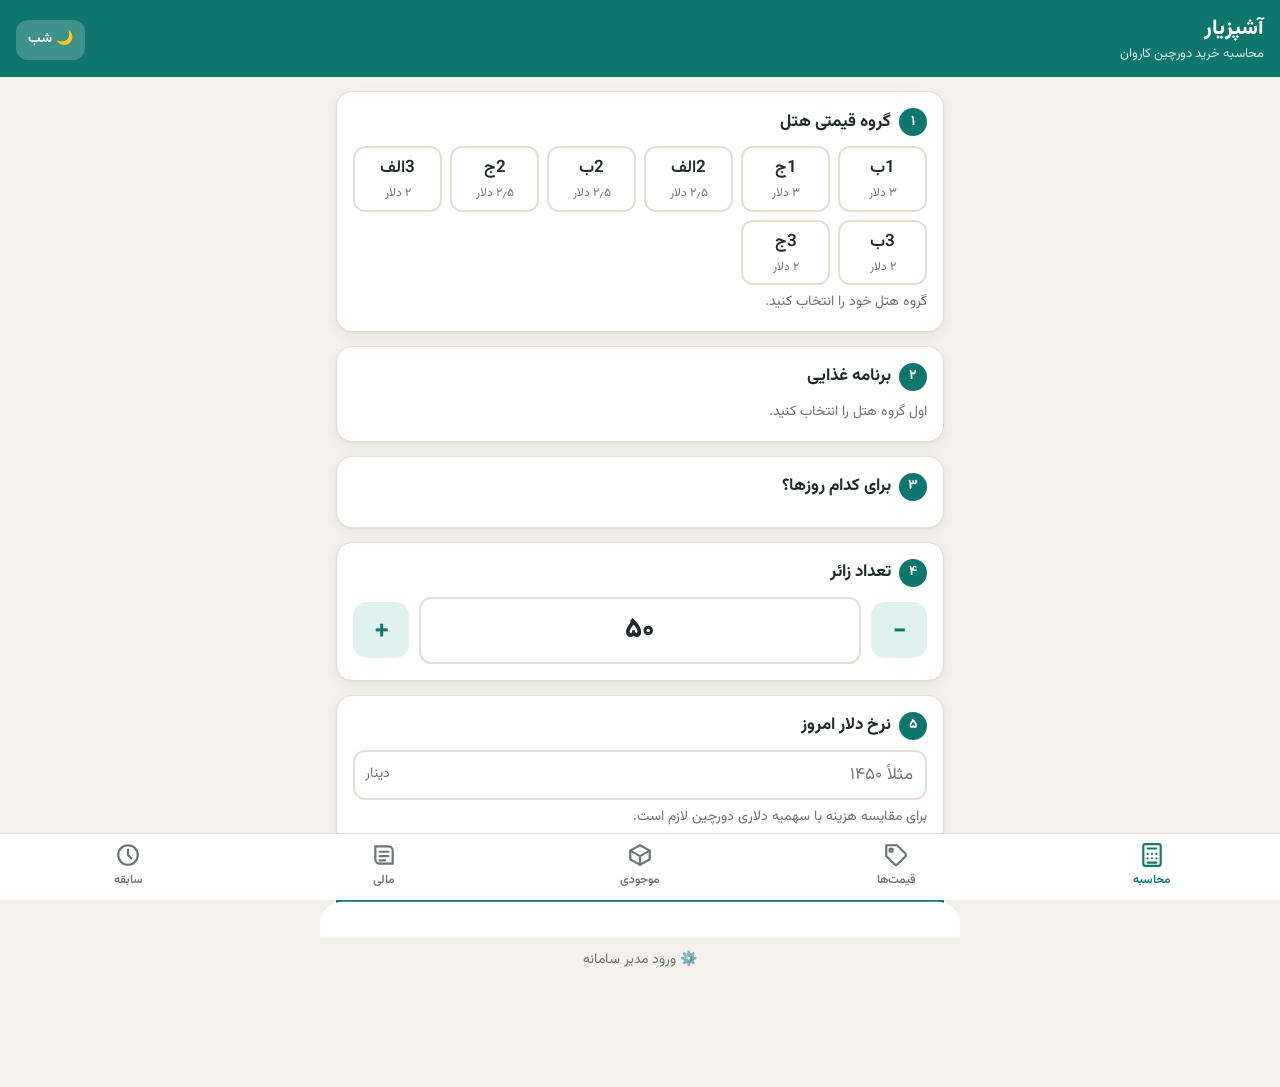
<file: index.html>
<!doctype html>
<html lang="fa" dir="rtl">
<head>
  <meta charset="utf-8">
  <meta name="viewport" content="width=device-width, initial-scale=1, viewport-fit=cover">
  <title>آشپزیار</title>
  <meta name="description" content="محاسبه خرید دورچین کاروان‌های عتبات عالیات">
  <meta name="theme-color" content="#0f766e">
  <script>try { if (JSON.parse(localStorage.getItem('ash.theme')) === 'dark') document.documentElement.dataset.theme = 'dark'; } catch (e) {}</script>
  <link rel="manifest" href="manifest.webmanifest">
  <link rel="icon" href="icons/icon-192.png">
  <link rel="apple-touch-icon" href="icons/icon-192.png">
  <meta name="apple-mobile-web-app-capable" content="yes">
  <meta name="apple-mobile-web-app-title" content="آشپزیار">
  <link rel="preload" href="fonts/Vazirmatn.woff2" as="font" type="font/woff2" crossorigin>
  <link rel="stylesheet" href="css/style.css">
</head>
<body>
  <header class="topbar" id="topbar">
    <button class="back" id="backBtn" aria-label="بازگشت">→</button>
    <div>
      <h1 id="title">آشپزیار</h1>
      <div class="sub" id="subtitle">محاسبه خرید دورچین کاروان</div>
    </div>
    <button class="theme-btn" id="themeBtn" type="button"></button>
  </header>

  <main>
    <div class="install" id="installBar">
      <span id="installText">برنامه را روی گوشی نصب کنید تا بدون اینترنت هم کار کند.</span>
      <button class="btn small" id="installBtn">نصب</button>
    </div>

    <!-- CALC -->
    <section class="screen on" id="scr-calc">
      <div class="card">
        <h2><span class="step">۱</span> گروه قیمتی هتل</h2>
        <div class="chips" id="groupChips"></div>
        <p class="hint" id="groupHint"></p>
      </div>

      <div class="card">
        <h2><span class="step">۲</span> برنامه غذایی</h2>
        <div id="planList"></div>
        <button class="link" id="viewMenuBtn">👁 دیدن منوی کامل این برنامه</button>
      </div>

      <div class="card">
        <h2><span class="step">۳</span> برای کدام روزها؟</h2>
        <div class="chips" id="dayChips"></div>
        <button class="link" id="allDaysBtn">انتخاب همه روزها</button>
      </div>

      <div class="card">
        <h2><span class="step">۴</span> تعداد زائر</h2>
        <div class="stepper">
          <button id="pMinus" aria-label="کم کردن">−</button>
          <input id="pilgrims" inputmode="numeric" value="۵۰">
          <button id="pPlus" aria-label="اضافه کردن">+</button>
        </div>
      </div>

      <div class="card">
        <h2><span class="step">۵</span> نرخ دلار امروز</h2>
        <label class="suffix"><input id="rate" inputmode="decimal" placeholder="مثلاً ۱۴۵۰"><em>دینار</em></label>
        <p class="hint">برای مقایسه هزینه با سهمیه دلاری دورچین لازم است.</p>
      </div>

      <button class="btn" id="calcBtn">🧮 محاسبه کن</button>
      <a class="admin-link no-print" href="admin.html">⚙️ ورود مدیر سامانه</a>
    </section>

    <!-- RESULT -->
    <section class="screen" id="scr-result"></section>

    <!-- MENU VIEW -->
    <section class="screen" id="scr-menu"></section>

    <!-- PRICES -->
    <section class="screen" id="scr-prices">
      <div class="banner info">قیمت‌هایی که علامت <b>✔ قیمت مصوب دفتر نمایندگی</b> دارند را دفتر نمایندگی ثبت کرده است. اگر خودتان قیمت دیگری خریدید، روی کالا بزنید و «ثبت قیمت خودم» را بزنید؛ قیمت را همان‌طور که <b>عمده</b> می‌خرید وارد کنید (مثلاً باکس ۳۰ عددی).</div>
      <div class="toggle" id="priceScope">
        <button data-s="plan" class="on">اقلام برنامه من</button>
        <button data-s="all">همه اقلام</button>
      </div>
      <button class="btn ghost" id="printPrices" style="display:none;margin-bottom:12px">🖨 چاپ فهرست همه اقلام و قیمت‌ها</button>
      <input class="search" id="priceSearch" placeholder="🔍 جستجوی قلم…">
      <div id="priceList"></div>
    </section>

    <!-- STOCK -->
    <section class="screen" id="scr-stock"></section>

    <!-- LEDGER -->
    <section class="screen" id="scr-ledger"></section>

    <!-- HISTORY -->
    <section class="screen" id="scr-history">
      <div id="historyList"></div>
      <div class="card no-print" style="margin-top:16px">
        <h2>پشتیبان‌گیری</h2>
        <p class="hint" style="margin-bottom:10px">همه اطلاعات (قیمت‌ها، موجودی و سابقه) فقط روی همین گوشی است. برای انتقال به گوشی دیگر یا جلوگیری از پاک شدن، فایل پشتیبان بگیرید.</p>
        <div class="btn-row">
          <button class="btn ghost" id="backupBtn">📤 گرفتن فایل پشتیبان</button>
          <button class="btn ghost" id="restoreBtn">📥 بازگردانی</button>
        </div>
        <input type="file" id="restoreFile" accept="application/json,.json" hidden>
      </div>
    </section>
  </main>

  <nav class="tabs" id="tabs">
    <button data-tab="calc" class="on">
      <svg viewBox="0 0 24 24" fill="none" stroke="currentColor" stroke-width="2" stroke-linecap="round"><rect x="4" y="2" width="16" height="20" rx="2"/><path d="M8 6h8M8 11h.01M12 11h.01M16 11h.01M8 15h.01M12 15h.01M16 15h.01M8 19h8"/></svg>
      محاسبه
    </button>
    <button data-tab="prices">
      <svg viewBox="0 0 24 24" fill="none" stroke="currentColor" stroke-width="2" stroke-linecap="round"><path d="M20.6 13.4 13.4 20.6a2 2 0 0 1-2.8 0L3 13V3h10l7.6 7.6a2 2 0 0 1 0 2.8z"/><circle cx="7.5" cy="7.5" r="1.5"/></svg>
      قیمت‌ها
    </button>
    <button data-tab="stock">
      <svg viewBox="0 0 24 24" fill="none" stroke="currentColor" stroke-width="2" stroke-linecap="round"><path d="M21 8 12 3 3 8v8l9 5 9-5z"/><path d="M3 8l9 5 9-5M12 13v8"/></svg>
      موجودی
    </button>
    <button data-tab="ledger">
      <svg viewBox="0 0 24 24" fill="none" stroke="currentColor" stroke-width="2" stroke-linecap="round"><path d="M4 4h12a4 4 0 0 1 4 4v12H8a4 4 0 0 1-4-4z"/><path d="M8 9h8M8 13h8M8 17h5"/></svg>
      مالی
    </button>
    <button data-tab="history">
      <svg viewBox="0 0 24 24" fill="none" stroke="currentColor" stroke-width="2" stroke-linecap="round"><circle cx="12" cy="12" r="9"/><path d="M12 7v5l3 3"/></svg>
      سابقه
    </button>
  </nav>

  <div id="printArea"></div>
  <div class="sheet-bg" id="sheetBg"></div>
  <div class="sheet" id="sheet"></div>
  <div class="toast" id="toast"></div>

  <script src="data/menus.js"></script>
  <script src="js/core.js"></script>
  <script src="js/app.js"></script>
  <script src="js/ledger.js"></script>
  <script src="js/stock.js"></script>
</body>
</html>
</file>
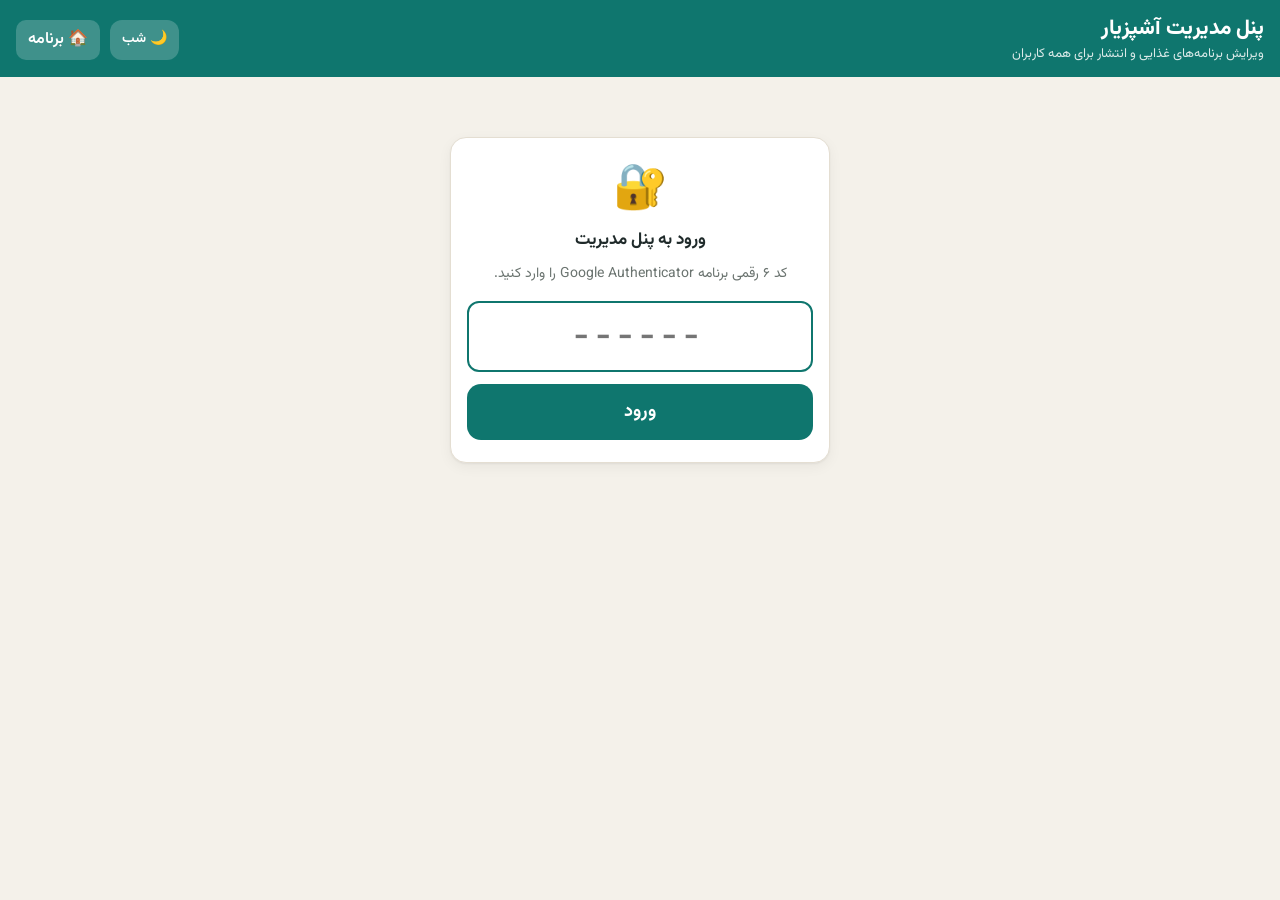
<file: admin.html>
<!doctype html>
<html lang="fa" dir="rtl">
<head>
  <meta charset="utf-8">
  <meta name="viewport" content="width=device-width, initial-scale=1, viewport-fit=cover">
  <title>مدیریت آشپزیار</title>
  <meta name="robots" content="noindex">
  <meta name="theme-color" content="#0f766e">
  <script>try { if (JSON.parse(localStorage.getItem('ash.theme')) === 'dark') document.documentElement.dataset.theme = 'dark'; } catch (e) {}</script>
  <link rel="icon" href="icons/icon-192.png">
  <link rel="preload" href="fonts/Vazirmatn.woff2" as="font" type="font/woff2" crossorigin>
  <link rel="stylesheet" href="css/style.css">
  <style>
    body { padding-bottom: 40px; font-size: 16px; }
    main { max-width: 900px; }
    .atabs { display: flex; gap: 6px; overflow-x: auto; padding: 10px 16px; background: var(--card); border-bottom: 1px solid var(--line); position: sticky; top: 68px; z-index: 9; }
    .atabs button { border: 0; background: var(--bg); border-radius: 10px; padding: 8px 14px; cursor: pointer; font-weight: 600; white-space: nowrap; min-height: 42px; }
    .atabs button.on { background: var(--brand); color: var(--brand-ink); }
    body.locked .atabs, body.locked main, body.locked #lockBtn { display: none !important; }
    .ascreen { display: none; }
    .ascreen.on { display: block; }
    .grid2 { display: grid; grid-template-columns: 1fr 1fr; gap: 10px; }
    @media (max-width: 560px) { .grid2 { grid-template-columns: 1fr; } }
    .toolbar { display: flex; gap: 8px; flex-wrap: wrap; align-items: center; margin-bottom: 12px; }
    .toolbar select { flex: 1; min-width: 200px; }
    .toolbar .btn { width: auto; min-height: 46px; font-size: 15px; }
    .erow { display: grid; grid-template-columns: 1fr 90px 80px 40px; gap: 6px; align-items: center; margin-bottom: 6px; }
    .erow input, .erow select { min-height: 42px; padding: 4px 8px; font-size: 15px; }
    .erow .u { font-size: 12px; color: var(--muted); text-align: center; }
    .ehead { display: grid; grid-template-columns: 1fr 90px 80px 40px; gap: 6px; font-size: 12px; color: var(--muted); padding: 0 4px; }
    .x { border: 0; background: var(--bad-soft); color: var(--bad); border-radius: 10px; height: 42px; cursor: pointer; font-size: 18px; }
    .mealbox { border: 1px solid var(--line); border-radius: 12px; padding: 10px; margin-top: 10px; }
    .mealbox > label { display: flex; gap: 8px; align-items: center; margin-bottom: 8px; font-weight: 700; }
    .mealbox > label input { flex: 1; min-height: 42px; }
    .dayhead { display: flex; gap: 8px; align-items: center; flex-wrap: wrap; }
    .dayhead input[type=text] { flex: 1; min-width: 140px; font-weight: 700; }
    .mini { border: 0; background: var(--brand-soft); color: var(--brand); border-radius: 10px; min-height: 40px; padding: 0 12px; cursor: pointer; font-weight: 600; }
    .mini.red { background: var(--bad-soft); color: var(--bad); }
    .irow { display: grid; grid-template-columns: 1fr 110px 130px 40px; gap: 6px; margin-bottom: 6px; }
    .irow input, .irow select { min-height: 42px; padding: 4px 8px; font-size: 15px; }
    @media (max-width: 560px) { .irow { grid-template-columns: 1fr 1fr; } .ehead { display: none; } .erow { grid-template-columns: 1fr 1fr 40px; padding-bottom: 6px; border-bottom: 1px dashed var(--line); } .erow select { grid-column: 1 / -1; } }
    .prow { display: grid; grid-template-columns: 28px 1.3fr 1fr 1.2fr 40px; gap: 6px; align-items: center; margin-top: 8px; }
    .prow input { min-height: 42px; padding: 4px 8px; font-size: 15px; }
    .prow input[type=radio] { min-height: 0; width: 20px; height: 20px; }
    .prow .suffix input { padding-left: 46px; }
    .prow .suffix em { font-size: 11px; left: 6px; }
    .pinfo { font-size: 12px; color: var(--muted); padding-right: 34px; }
    @media (max-width: 560px) { .prow { grid-template-columns: 24px 1fr 1fr 36px; } .prow .pb { grid-column: 2 / 4; } }
    .dirty { display: none; background: var(--accent-soft); color: var(--accent); padding: 10px 14px; border-radius: 12px; margin-bottom: 12px; }
    .dirty.on { display: flex; gap: 10px; align-items: center; justify-content: space-between; }
    code { background: var(--bg); padding: 1px 6px; border-radius: 6px; direction: ltr; display: inline-block; }
    ol { padding-right: 20px; }
  </style>
</head>
<body class="locked">
  <header class="topbar"><div style="flex:1"><h1>پنل مدیریت آشپزیار</h1><div class="sub">ویرایش برنامه‌های غذایی و انتشار برای همه کاربران</div></div><button class="theme-btn" id="themeBtn" type="button" style="margin-right:0"></button> <a class="mini" href="./" style="background:rgba(255,255,255,.2);color:inherit;display:inline-grid;place-items:center;text-decoration:none">🏠 برنامه</a> <button class="mini" id="lockBtn" style="background:rgba(255,255,255,.2);color:inherit">🔒 قفل</button></header>
  <div class="atabs" id="atabs">
    <button data-t="plans" class="on">برنامه‌ها</button>
    <button data-t="items">اقلام</button>
    <button data-t="recipes">دستور پخت</button>
    <button data-t="prices">قیمت‌های مصوب</button>
    <button data-t="groups">گروه هتل‌ها</button>
    <button data-t="publish">انتشار</button>
  </div>
  <main>
    <div class="dirty" id="dirty"><span>تغییرات منتشرنشده دارید.</span><button class="mini" id="goPublish">انتشار ←</button></div>
    <section class="ascreen on" id="t-plans"></section>
    <section class="ascreen" id="t-items"></section>
    <section class="ascreen" id="t-recipes"></section>
    <section class="ascreen" id="t-prices"></section>
    <section class="ascreen" id="t-groups"></section>
    <section class="ascreen" id="t-publish"></section>
  </main>
  <div class="toast" id="toast"></div>
  <script src="data/menus.js"></script>
  <script src="js/core.js"></script>
  <script src="js/admin-auth.js"></script>
  <script src="js/admin.js"></script>
</body>
</html>
</file>
<file: css/style.css>
@font-face {
  font-family: 'Vazirmatn';
  src: url('../fonts/Vazirmatn.woff2') format('woff2');
  font-weight: 100 900;
  font-display: swap;
}

:root {
  --bg: #f4f1ea;
  --card: #ffffff;
  --ink: #1f2a2a;
  --muted: #6b7470;
  --line: #e4ded2;
  --brand: #0f766e;
  --brand-ink: #ffffff;
  --brand-soft: #e0f2ef;
  --accent: #b45309;
  --accent-soft: #fdf1e1;
  --ok: #15803d;
  --ok-soft: #e6f6ea;
  --bad: #b91c1c;
  --bad-soft: #fde8e8;
  --shadow: 0 1px 2px rgba(0,0,0,.05), 0 4px 14px rgba(0,0,0,.05);
  --radius: 16px;
  color-scheme: light;
}
:root[data-theme="dark"] {
  --bg: #141a19; --card: #1d2524; --ink: #e8efec; --muted: #9aa7a2; --line: #2d3836;
  --brand: #2dd4bf; --brand-ink: #062a26; --brand-soft: #16312e;
  --accent: #f59e0b; --accent-soft: #33280f;
  --ok: #4ade80; --ok-soft: #14301d; --bad: #f87171; --bad-soft: #3a1717;
  --shadow: none;
  color-scheme: dark;
}

* { box-sizing: border-box; -webkit-tap-highlight-color: transparent; }
html, body { margin: 0; }
body {
  background: var(--bg);
  color: var(--ink);
  font-family: 'Vazirmatn', Tahoma, sans-serif;
  font-size: 17px;
  line-height: 1.7;
  direction: rtl;
  padding-bottom: calc(84px + env(safe-area-inset-bottom));
}
button, input, select, textarea { font: inherit; color: inherit; }
h1, h2, h3 { margin: 0; line-height: 1.4; }

.topbar {
  position: sticky; top: 0; z-index: 10;
  background: var(--brand); color: var(--brand-ink);
  padding: 14px 16px calc(12px);
  padding-top: calc(14px + env(safe-area-inset-top));
  display: flex; align-items: center; gap: 10px;
}
.theme-btn {
  margin-right: auto; flex: none; border: 0; border-radius: 12px; min-height: 40px; padding: 0 12px;
  background: rgba(255,255,255,.2); color: inherit; font: inherit; font-size: 14px; font-weight: 600; cursor: pointer;
}
.topbar h1 { font-size: 21px; font-weight: 800; }
.topbar .sub { font-size: 13px; opacity: .85; }
.topbar .back {
  background: rgba(255,255,255,.18); border: 0; color: inherit; border-radius: 12px;
  width: 44px; height: 44px; font-size: 22px; cursor: pointer; display: none;
}
.topbar.has-back .back { display: inline-grid; place-items: center; }

main { max-width: 640px; margin: 0 auto; padding: 14px 16px; }
.screen { display: none; }
.screen.on { display: block; }

.card {
  background: var(--card); border-radius: var(--radius); box-shadow: var(--shadow);
  border: 1px solid var(--line); padding: 16px; margin-bottom: 14px;
}
.card h2 { font-size: 17px; font-weight: 700; margin-bottom: 10px; display: flex; align-items: center; gap: 8px; }
.step {
  display: inline-grid; place-items: center; width: 28px; height: 28px; border-radius: 50%;
  background: var(--brand); color: var(--brand-ink); font-size: 14px; flex: none;
}
.hint { color: var(--muted); font-size: 14px; margin: 6px 0 0; }

.chips { display: grid; grid-template-columns: repeat(auto-fill, minmax(88px, 1fr)); gap: 8px; }
.chip {
  min-height: 50px; border-radius: 12px; border: 2px solid var(--line); background: var(--card);
  font-weight: 600; cursor: pointer; padding: 6px 8px;
}
.chip.on { border-color: var(--brand); background: var(--brand-soft); color: var(--brand); }
.chip small { display: block; font-weight: 400; font-size: 12px; color: var(--muted); }

.opt {
  display: flex; align-items: center; gap: 12px; width: 100%; text-align: right;
  padding: 12px 14px; border-radius: 12px; border: 2px solid var(--line); background: var(--card);
  margin-bottom: 8px; cursor: pointer; min-height: 56px;
}
.opt .dot { width: 22px; height: 22px; border-radius: 50%; border: 2px solid var(--muted); flex: none; }
.opt.on { border-color: var(--brand); background: var(--brand-soft); }
.opt.on .dot { border-color: var(--brand); background: radial-gradient(var(--brand) 45%, transparent 50%); }

.stepper { display: flex; align-items: center; gap: 10px; }
.stepper button {
  width: 56px; height: 56px; border-radius: 14px; border: 0; background: var(--brand-soft);
  color: var(--brand); font-size: 28px; font-weight: 700; cursor: pointer; flex: none;
}
.stepper input { flex: 1; min-width: 0; text-align: center; font-size: 28px; font-weight: 800; }

.field { display: block; margin-bottom: 12px; }
.field > span { display: block; font-size: 14px; color: var(--muted); margin-bottom: 4px; }
input[type=text], input[type=number], input[type=password], input:not([type]), select, textarea {
  width: 100%; min-height: 50px; border-radius: 12px; border: 2px solid var(--line);
  background: var(--card); padding: 8px 12px; outline: none;
}
input:focus, select:focus, textarea:focus { border-color: var(--brand); }
.suffix { position: relative; }
.suffix input { padding-left: 64px; }
.suffix em { position: absolute; left: 12px; top: 50%; transform: translateY(-50%); font-style: normal; color: var(--muted); font-size: 14px; }

.btn {
  display: flex; align-items: center; justify-content: center; gap: 8px; width: 100%;
  min-height: 56px; border-radius: 14px; border: 0; cursor: pointer;
  background: var(--brand); color: var(--brand-ink); font-size: 18px; font-weight: 700; padding: 10px 16px;
}
.btn.ghost { background: var(--brand-soft); color: var(--brand); }
.btn.warn { background: var(--accent-soft); color: var(--accent); }
.btn.danger { background: var(--bad-soft); color: var(--bad); }
.btn.small { min-height: 44px; font-size: 15px; width: auto; }
.btn-row { display: grid; grid-template-columns: 1fr 1fr; gap: 10px; margin-top: 10px; }
.link { background: none; border: 0; color: var(--brand); font-weight: 600; cursor: pointer; padding: 8px 0; font-size: 15px; }

.admin-link { display: block; text-align: center; margin: 22px auto 6px; padding: 10px; color: var(--muted); font-size: 14px; text-decoration: none; }

/* results */
.summary { display: grid; grid-template-columns: 1fr 1fr; gap: 10px; margin-bottom: 14px; }
.stat { background: var(--card); border: 1px solid var(--line); border-radius: 14px; padding: 12px; box-shadow: var(--shadow); }
.stat .k { font-size: 13px; color: var(--muted); }
.stat .v { font-size: 19px; font-weight: 800; }
.stat.wide { grid-column: 1 / -1; }
.stat.ok { background: var(--ok-soft); border-color: transparent; color: var(--ok); }
.stat.bad { background: var(--bad-soft); border-color: transparent; color: var(--bad); }
.stat.ok .k, .stat.bad .k { color: inherit; opacity: .85; }

.banner { border-radius: 14px; padding: 12px 14px; margin-bottom: 14px; font-size: 15px; }
.banner.warn { background: var(--accent-soft); color: var(--accent); }
.banner.info { background: var(--brand-soft); color: var(--brand); }

.cat-title { font-size: 14px; font-weight: 700; color: var(--muted); margin: 18px 4px 8px; }
.row {
  background: var(--card); border: 1px solid var(--line); border-radius: 14px; padding: 12px 14px; margin-bottom: 8px;
}
.row .top { display: flex; justify-content: space-between; gap: 10px; align-items: baseline; }
.row .name { font-weight: 700; }
.row .cost { font-weight: 700; white-space: nowrap; }
.row .meta { font-size: 14px; color: var(--muted); display: flex; flex-wrap: wrap; gap: 4px 14px; margin-top: 2px; }
.row .buy { color: var(--brand); font-weight: 700; }
.row.nop .cost { color: var(--accent); font-size: 14px; }
.row.tap { cursor: pointer; }
.row .inline { display: flex; align-items: center; gap: 8px; margin-top: 8px; }
.row .inline input { min-height: 46px; }

.stockrow { display: flex; align-items: center; gap: 10px; }
.stockrow .name { flex: 1; }
.stockrow .suffix { width: 140px; flex: none; }
.stockrow input { min-height: 46px; }

.brand-en { font-size: 78%; font-weight: 400; opacity: .8; }
.mini { border: 0; background: var(--brand-soft); color: var(--brand); border-radius: 10px; min-height: 40px; padding: 0 12px; cursor: pointer; font-weight: 600; font-family: inherit; }
.mini.red { background: var(--bad-soft); color: var(--bad); }

/* ledger */
.grid2 { display: grid; grid-template-columns: 1fr 1fr; gap: 0 10px; }
.grid2btn { display: grid; grid-template-columns: 1fr 1fr; gap: 8px; }
.grid2btn .btn { font-size: 16px; min-height: 52px; }
.flabel { display: block; font-size: 14px; color: var(--muted); margin-bottom: 4px; }
.datepick { display: grid; grid-template-columns: 1fr 1.6fr 1.2fr; gap: 6px; }
.datepick select { min-height: 48px; padding: 4px 8px; }
.line { border: 1px solid var(--line); border-radius: 12px; padding: 8px; margin-bottom: 8px; display: grid; gap: 6px; }
.line input, .line select { min-height: 44px; padding: 4px 10px; }
.line-top { display: flex; gap: 6px; }
.line-top input { flex: 1; font-weight: 700; }
.line-grid { display: grid; grid-template-columns: 1fr 1fr 1.3fr; gap: 6px; }
.bchips { display: flex; flex-wrap: wrap; gap: 6px; align-items: center; font-size: 12px; color: var(--muted); }
.bchip { border: 1px solid var(--line); background: var(--card); color: var(--ink); border-radius: 999px; padding: 4px 12px; font: inherit; font-size: 13px; cursor: pointer; }
.bchip.on { border-color: var(--brand); background: var(--brand-soft); color: var(--brand); font-weight: 700; }
.line-conv { font-size: 13px; color: var(--muted); }
.line-conv input { display: inline-block; width: 80px; min-height: 36px; padding: 2px 8px; margin: 0 4px; }
.line-head { font-size: 12px; color: var(--muted); margin-bottom: -4px; }
.line-sum { font-size: 13px; color: var(--brand); font-weight: 700; }
.x { border: 0; background: var(--bad-soft); color: var(--bad); border-radius: 10px; min-width: 44px; cursor: pointer; font-size: 18px; }
.kv { display: flex; justify-content: space-between; gap: 10px; padding: 7px 0; border-bottom: 1px dashed var(--line); }
.kv:last-child { border-bottom: 0; }
.kv b { text-align: left; white-space: nowrap; }
.pos { color: var(--ok); font-weight: 700; }
.neg { color: var(--bad); font-weight: 700; }

.badge { display: inline-block; font-size: 11px; padding: 1px 8px; border-radius: 999px; font-weight: 600; white-space: nowrap; vertical-align: middle; }
.badge.off { background: var(--ok-soft); color: var(--ok); }
.badge.own { background: var(--accent-soft); color: var(--accent); }

.search { margin-bottom: 12px; }
.toggle { display: flex; background: var(--card); border: 2px solid var(--line); border-radius: 14px; padding: 4px; margin-bottom: 12px; }
.toggle button { flex: 1; border: 0; background: none; min-height: 42px; border-radius: 10px; cursor: pointer; font-weight: 600; color: var(--muted); }
.toggle button.on { background: var(--brand); color: var(--brand-ink); }

/* menu view */
.day { margin-bottom: 12px; }
.day h3 { font-size: 16px; margin-bottom: 6px; color: var(--brand); }
.meal { border-top: 1px dashed var(--line); padding: 8px 0; }
.meal:first-of-type { border-top: 0; }
.meal b { display: block; }
.meal .items { color: var(--muted); font-size: 14px; }
.recipe .ing { font-size: 15px; margin: 6px 0; padding: 0; list-style: none; }
.recipe .ing li { display: flex; justify-content: space-between; border-bottom: 1px dashed var(--line); padding: 4px 0; }
.recipe p { font-size: 14px; color: var(--muted); margin: 8px 0 0; }

/* history */
.month { background: var(--brand); color: var(--brand-ink); border-radius: 14px; padding: 12px 14px; margin: 16px 0 8px; }
.month .v { font-size: 20px; font-weight: 800; }
.empty { text-align: center; color: var(--muted); padding: 40px 10px; }
.empty .big { font-size: 48px; }

/* bottom nav */
nav.tabs {
  position: fixed; bottom: 0; left: 0; right: 0; z-index: 20;
  background: var(--card); border-top: 1px solid var(--line);
  display: grid; grid-template-columns: repeat(5, 1fr);
  padding-bottom: env(safe-area-inset-bottom);
}
nav.tabs button {
  border: 0; background: none; padding: 8px 2px 10px; cursor: pointer; color: var(--muted);
  display: flex; flex-direction: column; align-items: center; gap: 2px; font-size: 12px; font-weight: 600; min-height: 64px;
}
nav.tabs button svg { width: 26px; height: 26px; }
nav.tabs button.on { color: var(--brand); }

/* sheet */
.sheet-bg { position: fixed; inset: 0; background: rgba(0,0,0,.4); z-index: 40; display: none; }
.sheet-bg.on { display: block; }
.sheet {
  position: fixed; left: 0; right: 0; bottom: 0; z-index: 50; background: var(--card);
  border-radius: 22px 22px 0 0; padding: 18px 16px calc(18px + env(safe-area-inset-bottom));
  max-width: 640px; margin: 0 auto; max-height: 90vh; overflow: auto;
  transform: translateY(105%); transition: transform .2s ease;
}
.sheet.on { transform: none; }
.sheet h3 { font-size: 18px; margin-bottom: 12px; }
.sheet .calc { background: var(--brand-soft); color: var(--brand); border-radius: 12px; padding: 12px; font-weight: 700; margin-bottom: 12px; text-align: center; }

.toast {
  position: fixed; bottom: calc(90px + env(safe-area-inset-bottom)); left: 16px; right: 16px; z-index: 60;
  background: var(--ink); color: var(--bg); border-radius: 12px; padding: 12px 16px; text-align: center;
  opacity: 0; pointer-events: none; transition: opacity .2s; max-width: 480px; margin: 0 auto;
}
.toast.on { opacity: 1; }

.install {
  display: none; align-items: center; gap: 10px; background: var(--accent-soft); color: var(--accent);
  border-radius: 14px; padding: 10px 14px; margin-bottom: 14px; font-size: 15px;
}
.install.on { display: flex; }
.install span { flex: 1; }

.check { display: flex; gap: 10px; align-items: flex-start; margin: 10px 0; font-size: 15px; }
.check input { width: 22px; height: 22px; margin-top: 3px; flex: none; }

#printArea { display: none; }

@media print {
  @page { size: A4 portrait; margin: 12mm 10mm; }
  body.printing > *:not(#printArea) { display: none !important; }
  body.printing #printArea { display: block; }
  #printArea { font-size: 10.5pt; line-height: 1.35; color: #000; }
  #printArea h1 { font-size: 15pt; margin: 0 0 2mm; text-align: center; }
  #printArea .pmeta { text-align: center; margin: 0 0 4mm; font-size: 9.5pt; }
  #printArea table { width: 100%; border-collapse: collapse; table-layout: fixed; }
  #printArea thead { display: table-header-group; }
  #printArea tr { break-inside: avoid; page-break-inside: avoid; }
  #printArea th, #printArea td { border: 0.6pt solid #555; padding: 1.3mm 1.6mm; text-align: right; vertical-align: middle; overflow-wrap: break-word; }
  #printArea th { background: #e6e6e6 !important; font-weight: 700; -webkit-print-color-adjust: exact; print-color-adjust: exact; }
  #printArea tbody { break-inside: avoid; page-break-inside: avoid; }
  #printArea tbody.alt td { background: #f5f5f5 !important; -webkit-print-color-adjust: exact; print-color-adjust: exact; }
  #printArea h2 { font-size: 12pt; margin: 6mm 0 2mm; }
  #printArea .brand-en { font-size: 75%; font-weight: 400; }
  #printArea th, #printArea td.c { text-align: center; white-space: nowrap; }
  #printArea td.n { text-align: center; white-space: nowrap; }
  #printArea small { font-size: 8pt; }

  nav.tabs, .topbar, .no-print { display: none !important; }
  body { padding: 0; background: #fff; color: #000; }
  .card, .row, .stat { box-shadow: none; }
}
</file>
